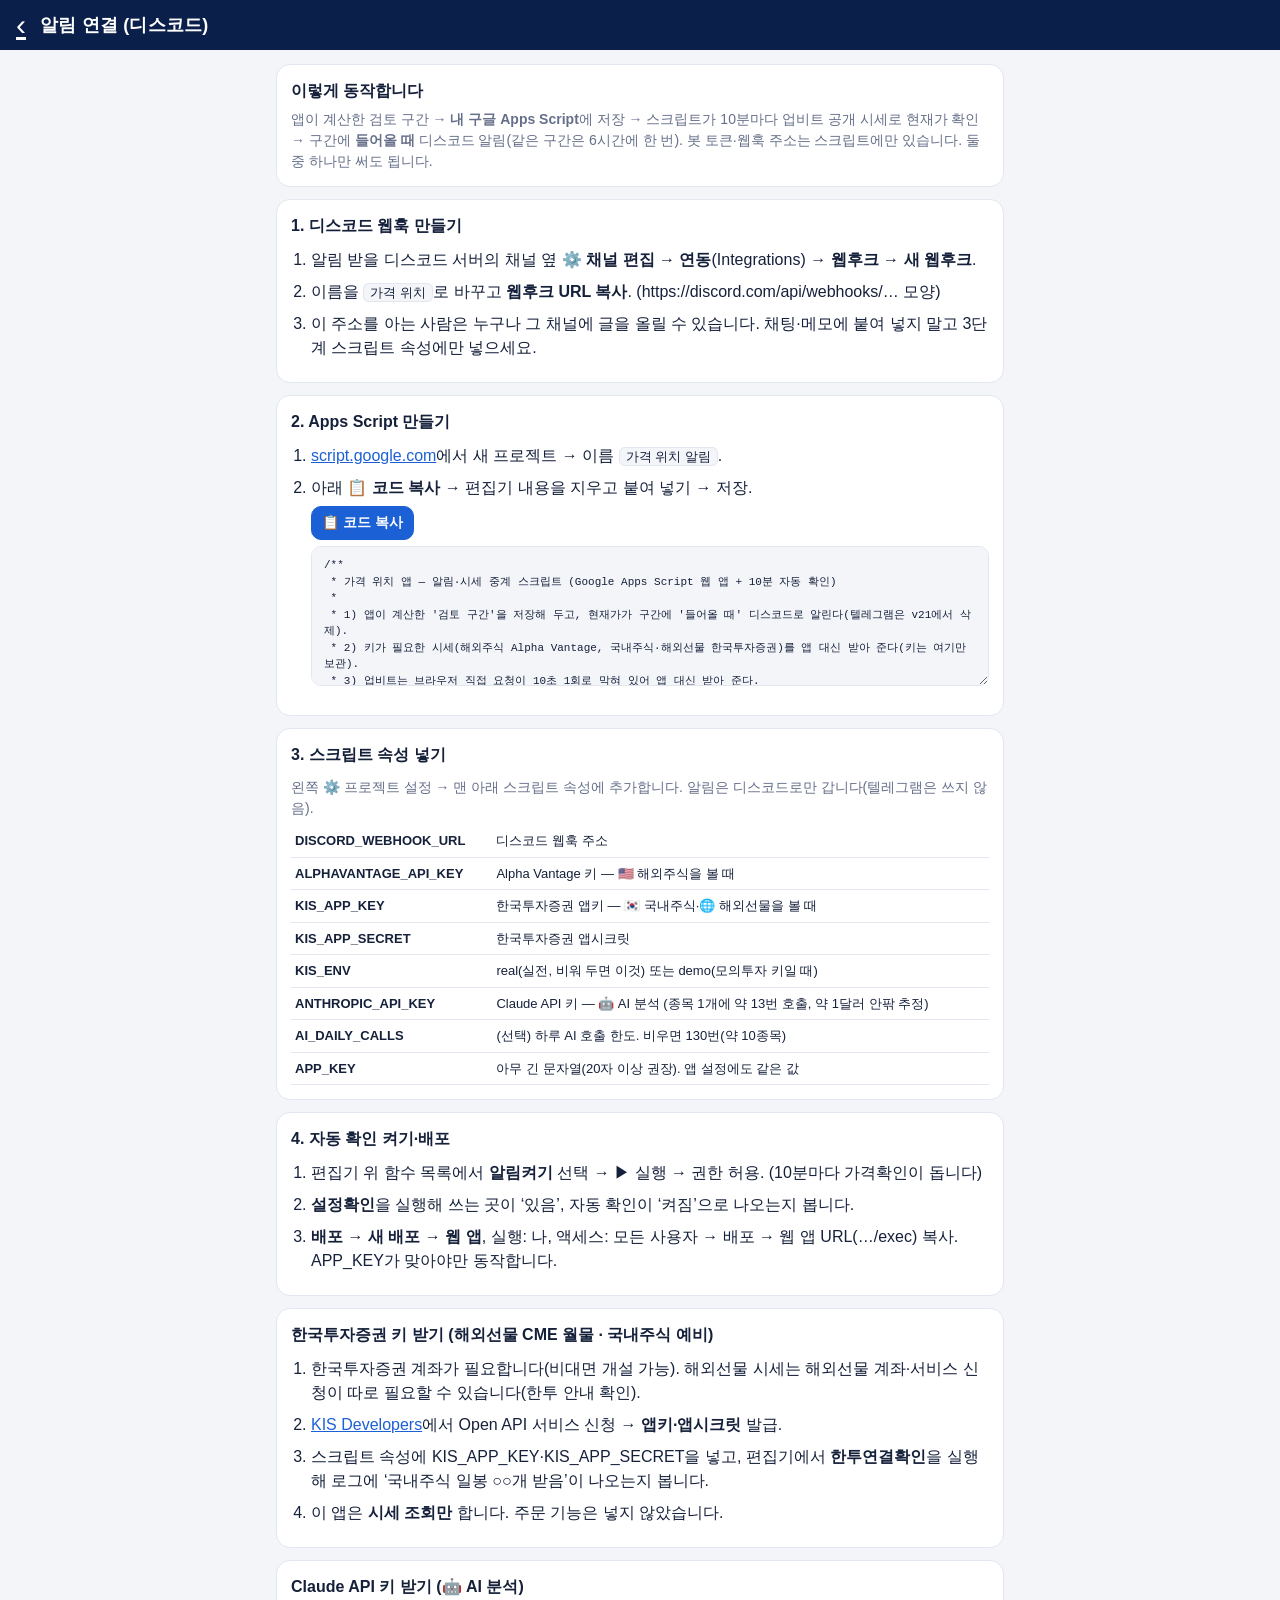
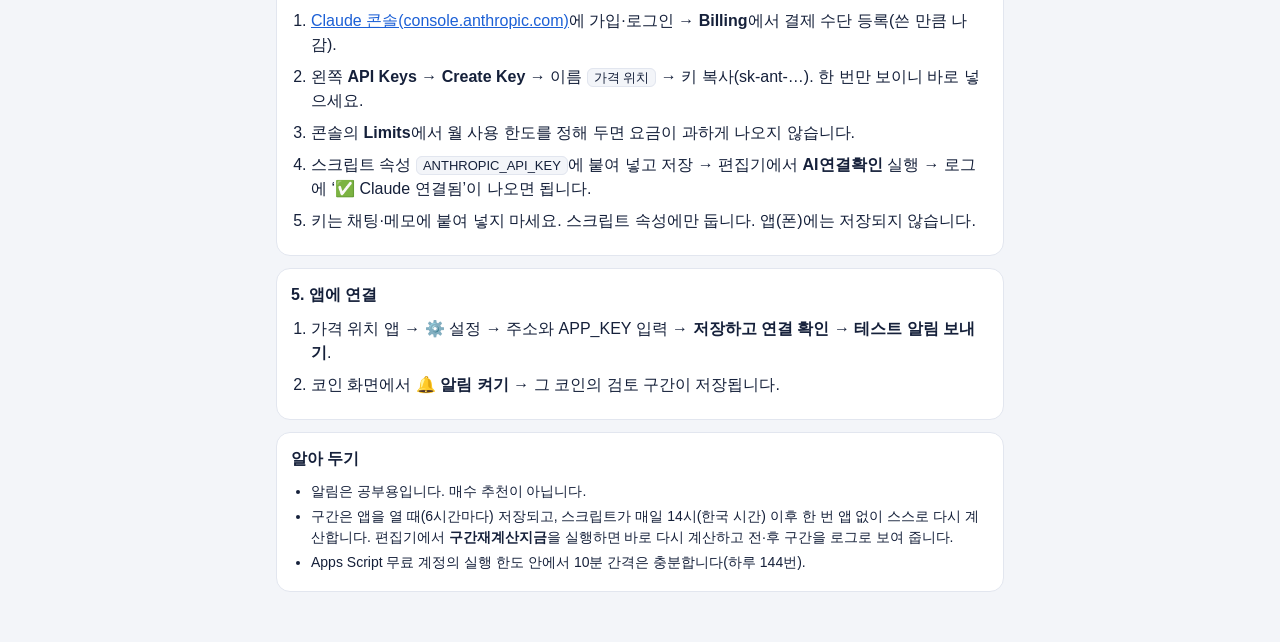
<file: alert/index.html>
<!doctype html>
<html lang="ko">
<head>
  <meta charset="utf-8">
  <meta name="viewport" content="width=device-width, initial-scale=1, viewport-fit=cover">
  <meta name="theme-color" content="#0B1F4B">
  <title>알림 연결 준비</title>
  <link rel="icon" href="../icons/icon-192.png?v=1">
  <link rel="stylesheet" href="../style.css">
  <style>
    body { padding-bottom: 24px; }
    ol.big { padding-left: 20px; margin: 0; } ol.big > li { margin: 8px 0; }
    .k { background: var(--bg); border: 1px solid var(--line); border-radius: 6px; padding: 1px 6px; font-size: 13px; word-break: break-all; }
    table.p { width: 100%; border-collapse: collapse; font-size: 13px; } table.p td { border-bottom: 1px solid var(--line); padding: 6px 4px; vertical-align: top; } table.p td:first-child { white-space: nowrap; font-weight: 700; }
  </style>
</head>
<body>
  <header class="top"><a class="back" href="../#/settings" aria-label="앱으로">‹</a><h1>알림 연결 (디스코드)</h1></header>
  <main>
    <div class="card"><b>이렇게 동작합니다</b>
      <div class="muted" style="margin-top:6px">앱이 계산한 검토 구간 → <b>내 구글 Apps Script</b>에 저장 → 스크립트가 10분마다 업비트 공개 시세로 현재가 확인 → 구간에 <b>들어올 때</b> 디스코드 알림(같은 구간은 6시간에 한 번). 봇 토큰·웹훅 주소는 스크립트에만 있습니다. 둘 중 하나만 써도 됩니다.</div></div>

    <div class="card"><h2>1. 디스코드 웹훅 만들기</h2>
      <ol class="big">
        <li>알림 받을 디스코드 서버의 채널 옆 ⚙️ <b>채널 편집</b> → <b>연동</b>(Integrations) → <b>웹후크</b> → <b>새 웹후크</b>.</li>
        <li>이름을 <span class="k">가격 위치</span>로 바꾸고 <b>웹후크 URL 복사</b>. (https://discord.com/api/webhooks/… 모양)</li>
        <li>이 주소를 아는 사람은 누구나 그 채널에 글을 올릴 수 있습니다. 채팅·메모에 붙여 넣지 말고 3단계 스크립트 속성에만 넣으세요.</li>
      </ol></div>

    <div class="card"><h2>2. Apps Script 만들기</h2>
      <ol class="big">
        <li><a href="https://script.google.com/home/projects/create" target="_blank" rel="noopener">script.google.com</a>에서 새 프로젝트 → 이름 <span class="k">가격 위치 알림</span>.</li>
        <li>아래 <b>📋 코드 복사</b> → 편집기 내용을 지우고 붙여 넣기 → 저장.
          <div class="row" style="margin-top:6px"><button class="btn small primary" id="cp" type="button">📋 코드 복사</button><span id="cpMsg" class="muted"></span></div>
          <textarea id="code" readonly style="margin-top:6px;font-family:monospace;font-size:11px;min-height:140px" aria-label="알림 코드"></textarea></li>
      </ol></div>

    <div class="card"><h2>3. 스크립트 속성 넣기</h2>
      <div class="muted">왼쪽 ⚙️ 프로젝트 설정 → 맨 아래 스크립트 속성에 추가합니다. 알림은 디스코드로만 갑니다(텔레그램은 쓰지 않음).</div>
      <table class="p" style="margin-top:6px">
        <tr><td>DISCORD_WEBHOOK_URL</td><td>디스코드 웹훅 주소</td></tr>
        <tr><td>ALPHAVANTAGE_API_KEY</td><td>Alpha Vantage 키 — 🇺🇸 해외주식을 볼 때</td></tr>
        <tr><td>KIS_APP_KEY</td><td>한국투자증권 앱키 — 🇰🇷 국내주식·🌐 해외선물을 볼 때</td></tr>
        <tr><td>KIS_APP_SECRET</td><td>한국투자증권 앱시크릿</td></tr>
        <tr><td>KIS_ENV</td><td>real(실전, 비워 두면 이것) 또는 demo(모의투자 키일 때)</td></tr>
        <tr><td>ANTHROPIC_API_KEY</td><td>Claude API 키 — 🤖 AI 분석 (종목 1개에 약 13번 호출, 약 1달러 안팎 추정)</td></tr>
        <tr><td>AI_DAILY_CALLS</td><td>(선택) 하루 AI 호출 한도. 비우면 130번(약 10종목)</td></tr>
        <tr><td>APP_KEY</td><td>아무 긴 문자열(20자 이상 권장). 앱 설정에도 같은 값</td></tr>
      </table></div>

    <div class="card"><h2>4. 자동 확인 켜기·배포</h2>
      <ol class="big">
        <li>편집기 위 함수 목록에서 <b>알림켜기</b> 선택 → ▶ 실행 → 권한 허용. (10분마다 가격확인이 돕니다)</li>
        <li><b>설정확인</b>을 실행해 쓰는 곳이 ‘있음’, 자동 확인이 ‘켜짐’으로 나오는지 봅니다.</li>
        <li><b>배포 → 새 배포 → 웹 앱</b>, 실행: 나, 액세스: 모든 사용자 → 배포 → 웹 앱 URL(…/exec) 복사. APP_KEY가 맞아야만 동작합니다.</li>
      </ol></div>

    <div class="card"><h2>한국투자증권 키 받기 (해외선물 CME 월물 · 국내주식 예비)</h2>
      <ol class="big">
        <li>한국투자증권 계좌가 필요합니다(비대면 개설 가능). 해외선물 시세는 해외선물 계좌·서비스 신청이 따로 필요할 수 있습니다(한투 안내 확인).</li>
        <li><a href="https://apiportal.koreainvestment.com/" target="_blank" rel="noopener">KIS Developers</a>에서 Open API 서비스 신청 → <b>앱키·앱시크릿</b> 발급.</li>
        <li>스크립트 속성에 KIS_APP_KEY·KIS_APP_SECRET을 넣고, 편집기에서 <b>한투연결확인</b>을 실행해 로그에 ‘국내주식 일봉 ○○개 받음’이 나오는지 봅니다.</li>
        <li>이 앱은 <b>시세 조회만</b> 합니다. 주문 기능은 넣지 않았습니다.</li>
      </ol></div>

    <div class="card"><h2>Claude API 키 받기 (🤖 AI 분석)</h2>
      <ol class="big">
        <li><a href="https://console.anthropic.com/" target="_blank" rel="noopener">Claude 콘솔(console.anthropic.com)</a>에 가입·로그인 → <b>Billing</b>에서 결제 수단 등록(쓴 만큼 나감).</li>
        <li>왼쪽 <b>API Keys</b> → <b>Create Key</b> → 이름 <span class="k">가격 위치</span> → 키 복사(sk-ant-…). 한 번만 보이니 바로 넣으세요.</li>
        <li>콘솔의 <b>Limits</b>에서 월 사용 한도를 정해 두면 요금이 과하게 나오지 않습니다.</li>
        <li>스크립트 속성 <span class="k">ANTHROPIC_API_KEY</span>에 붙여 넣고 저장 → 편집기에서 <b>AI연결확인</b> 실행 → 로그에 ‘✅ Claude 연결됨’이 나오면 됩니다.</li>
        <li>키는 채팅·메모에 붙여 넣지 마세요. 스크립트 속성에만 둡니다. 앱(폰)에는 저장되지 않습니다.</li>
      </ol></div>

    <div class="card"><h2>5. 앱에 연결</h2>
      <ol class="big">
        <li>가격 위치 앱 → ⚙️ 설정 → 주소와 APP_KEY 입력 → <b>저장하고 연결 확인</b> → <b>테스트 알림 보내기</b>.</li>
        <li>코인 화면에서 <b>🔔 알림 켜기</b> → 그 코인의 검토 구간이 저장됩니다.</li>
      </ol></div>

    <div class="card"><h2>알아 두기</h2><ul class="steps">
      <li>알림은 공부용입니다. 매수 추천이 아닙니다.</li>
      <li>구간은 앱을 열 때(6시간마다) 저장되고, 스크립트가 매일 14시(한국 시간) 이후 한 번 앱 없이 스스로 다시 계산합니다. 편집기에서 <b>구간재계산지금</b>을 실행하면 바로 다시 계산하고 전·후 구간을 로그로 보여 줍니다.</li>
      <li>Apps Script 무료 계정의 실행 한도 안에서 10분 간격은 충분합니다(하루 144번).</li></ul></div>
  </main>
  <script>
    (async () => {
      const ta = document.getElementById('code'), msg = document.getElementById('cpMsg');
      try { ta.value = await (await fetch('Code.gs', { cache: 'no-cache' })).text(); } catch { ta.value = '코드를 불러오지 못했습니다.'; }
      document.getElementById('cp').onclick = async () => { try { await navigator.clipboard.writeText(ta.value); msg.textContent = '복사했습니다'; } catch { ta.focus(); ta.select(); msg.textContent = '길게 눌러 전체 선택 후 복사하세요'; } };
    })();
  </script>
</body>
</html>
</file>
<file: style.css>
:root {
  --bg: #F3F5F9;
  --card: #FFFFFF;
  --ink: #15203A;
  --muted: #66708A;
  --line: #E2E6EF;
  --navy: #0B1F4B;
  --blue: #1C60D6;
  --gold: #F5C442;
  --red: #D64545;
  --green: #1F9D63;
  --radius: 14px;
}
@media (prefers-color-scheme: dark) {
  :root {
    --bg: #0E1320;
    --card: #182033;
    --ink: #E8ECF5;
    --muted: #9AA4BC;
    --line: #2A3450;
    --blue: #5B92F0;
  }
}
* { box-sizing: border-box; }
html, body { margin: 0; }
body {
  background: var(--bg);
  color: var(--ink);
  font: 16px/1.5 -apple-system, "Segoe UI", "Malgun Gothic", "Apple SD Gothic Neo", sans-serif;
  padding-bottom: calc(68px + env(safe-area-inset-bottom));
  -webkit-tap-highlight-color: transparent;
}
.top {
  position: sticky; top: 0; z-index: 5;
  display: flex; align-items: center; gap: 8px;
  background: var(--navy); color: #fff;
  padding: calc(10px + env(safe-area-inset-top)) 16px 10px;
}
.top h1 { font-size: 18px; margin: 0; font-weight: 800; letter-spacing: .2px; }
.back { background: none; border: 0; color: #fff; font-size: 30px; line-height: 1; padding: 0 6px 0 0; cursor: pointer; }
main { max-width: 760px; margin: 0 auto; padding: 14px 16px; }

.tabs {
  position: fixed; left: 0; right: 0; bottom: 0; z-index: 5;
  display: grid; grid-template-columns: repeat(5, 1fr);
  background: var(--card); border-top: 1px solid var(--line);
  padding-bottom: env(safe-area-inset-bottom);
}
.tabs a { display: flex; flex-direction: column; align-items: center; padding: 7px 0 8px; font-size: 12px; color: var(--muted); text-decoration: none; }
.tabs a span { font-size: 20px; line-height: 1.2; }
.tabs a.on { color: var(--blue); font-weight: 700; }

.card { background: var(--card); border: 1px solid var(--line); border-radius: var(--radius); padding: 14px; margin-bottom: 12px; }
.card h2 { font-size: 16px; margin: 0 0 10px; }
.muted { color: var(--muted); font-size: 14px; }
.row { display: flex; gap: 8px; align-items: center; }
.row.wrap { flex-wrap: wrap; }
.spread { justify-content: space-between; }
.grid2 { display: grid; grid-template-columns: 1fr 1fr; gap: 10px; }
.stat { background: var(--card); border: 1px solid var(--line); border-radius: var(--radius); padding: 12px; }
.stat b { display: block; font-size: 21px; margin-top: 2px; }
.stat.warn b { color: var(--red); }
.hero { background: linear-gradient(135deg, var(--navy), var(--blue)); color: #fff; border: 0; }
.hero .muted { color: #C9D6F5; }

.btn {
  display: inline-flex; align-items: center; justify-content: center; gap: 6px;
  border: 1px solid var(--line); background: var(--card); color: var(--ink);
  border-radius: 10px; padding: 10px 14px; font-size: 15px; font-weight: 600;
  cursor: pointer; text-decoration: none; min-height: 44px;
}
.btn.primary { background: var(--blue); border-color: var(--blue); color: #fff; }
.btn.danger { color: var(--red); }
.btn.block { width: 100%; }
.btn.small { min-height: 34px; padding: 5px 10px; font-size: 14px; }

label { display: block; font-size: 13px; color: var(--muted); margin: 10px 0 4px; font-weight: 600; }
input, select, textarea {
  width: 100%; font: inherit; color: var(--ink); background: var(--bg);
  border: 1px solid var(--line); border-radius: 10px; padding: 10px 12px; min-height: 44px;
}
textarea { min-height: 80px; resize: vertical; }
input:focus, select:focus, textarea:focus { outline: 2px solid var(--blue); outline-offset: -1px; }
.req::after { content: " *"; color: var(--red); }

.chips { display: flex; gap: 6px; overflow-x: auto; padding-bottom: 4px; margin-bottom: 10px; }
.chip { flex: none; border: 1px solid var(--line); background: var(--card); color: var(--ink); border-radius: 999px; padding: 6px 12px; font-size: 14px; cursor: pointer; }
.chip.on { background: #FFC83D; color: #1A1300; border: 2px solid #E0A800; font-weight: 800; box-shadow: 0 1px 4px rgba(224,168,0,.45); }
.chip.on::before { content: '✓ '; }
@media (prefers-color-scheme: dark) { .chip.on { background: #FFC83D; color: #1A1300; border-color: #FFD966; } }

.list { list-style: none; margin: 0; padding: 0; }
.item { display: block; background: var(--card); border: 1px solid var(--line); border-radius: 12px; padding: 12px; margin-bottom: 8px; color: inherit; text-decoration: none; }
.item .t { font-weight: 700; }
.badge { display: inline-block; font-size: 12px; font-weight: 700; border-radius: 6px; padding: 1px 7px; background: var(--bg); border: 1px solid var(--line); }
.s-접수 { color: #B26B00; } .s-견적 { color: #7A4CD1; } .s-예약 { color: var(--blue); } .s-완료 { color: var(--green); } .s-취소 { color: var(--muted); }

.photos { display: grid; grid-template-columns: repeat(3, 1fr); gap: 6px; }
.photo { position: relative; aspect-ratio: 1; border-radius: 8px; overflow: hidden; background: var(--bg); }
.photo img { width: 100%; height: 100%; object-fit: cover; display: block; }
.photo span { position: absolute; left: 4px; top: 4px; background: rgba(0,0,0,.6); color: #fff; font-size: 11px; border-radius: 4px; padding: 0 5px; }

.tiles { display: grid; grid-template-columns: repeat(3, 1fr); gap: 8px; }
.tile { background: var(--card); border: 1px solid var(--line); border-radius: 12px; padding: 10px 6px; text-align: center; font-size: 13px; color: var(--ink); text-decoration: none; }
.tile i { display: block; font-style: normal; font-size: 22px; }
.tile.off { opacity: .5; }

.fab { position: fixed; right: 16px; bottom: calc(80px + env(safe-area-inset-bottom)); z-index: 6;
  width: 56px; height: 56px; border-radius: 50%; border: 0; background: var(--gold); color: var(--navy);
  font-size: 30px; font-weight: 800; box-shadow: 0 6px 16px rgba(0,0,0,.25); cursor: pointer; }

#toast { position: fixed; left: 50%; bottom: calc(90px + env(safe-area-inset-bottom)); transform: translateX(-50%);
  background: #222; color: #fff; padding: 10px 16px; border-radius: 10px; font-size: 14px; opacity: 0; pointer-events: none; transition: opacity .2s; max-width: 90vw; z-index: 20; }
#toast.on { opacity: .95; }

.viewer { position: fixed; inset: 0; background: rgba(0,0,0,.92); z-index: 30; display: flex; flex-direction: column; }
.viewer img { flex: 1; object-fit: contain; width: 100%; min-height: 0; }
.viewer .row { padding: 12px 16px calc(12px + env(safe-area-inset-bottom)); justify-content: space-between; }
.empty { text-align: center; color: var(--muted); padding: 28px 10px; }
.warnbox { border: 2px solid #E8A317; background: #FFF4D6; color: #3A2A00 !important; font-weight: 600; }
a { color: var(--blue); }
a.card { color: var(--ink); }
@media (prefers-color-scheme: dark) {
  .warnbox { background: #3A2E10; border-color: #F5C442; color: #FFE9A8 !important; }
}
.seal-list { display: flex; flex-wrap: wrap; gap: 8px; margin-top: 8px; }
.seal-item { width: 104px; border: 1px solid var(--line); border-radius: 12px; padding: 8px 6px; background: var(--card); color: var(--ink); text-align: center; font: inherit; }
.seal-item img { width: 72px; height: 72px; display: block; margin: 0 auto 4px; background: #FFFDF7; border-radius: 8px; }
.seal-item.on { border: 2px solid var(--blue); }
.seal-item.pick { cursor: pointer; }
.seal-name { font-size: 13px; font-weight: 600; margin-bottom: 4px; word-break: keep-all; }
.seal-h { font-size: 15px; margin: 14px 0 6px; }
#e_sealimg { background: #FFFDF7; border-radius: 6px; }
.seg { display: flex; gap: 6px; margin-top: 4px; }
.seg label { flex: 1; margin: 0; }
.seg input { position: absolute; opacity: 0; width: 1px; height: 1px; }
.seg span { display: block; text-align: center; border: 1px solid var(--line); border-radius: 10px; padding: 9px 4px; font-size: 14px; color: var(--ink); background: var(--card); cursor: pointer; }
.seg span { opacity: .8; white-space: nowrap; overflow: hidden; text-overflow: ellipsis; }
.seg input:checked + span { background: #FFC83D; color: #1A1300; border: 2px solid #C98A00; font-weight: 800; opacity: 1; box-shadow: 0 2px 8px rgba(201, 138, 0, .35); }
.seg input:checked + span::before { content: '✓ '; }
@media (prefers-color-scheme: dark) {
  .seg input:checked + span { background: #FFD45C; color: #1A1300; border-color: #FFF0B8; box-shadow: 0 0 0 2px rgba(255, 212, 92, .35); }
}
.seg input:focus-visible + span { outline: 2px solid var(--blue); outline-offset: 2px; }
.errbox { margin-top: 10px; border: 2px solid #D64545; background: #FFE8E8; color: #5A0B0B; border-radius: 10px; padding: 10px 12px; font-size: 14px; }
.errbox ul, .logrow .why { margin: 6px 0 0; padding-left: 18px; }
@media (prefers-color-scheme: dark) { .errbox { background: #3A1515; color: #FFD6D6; border-color: #FF7A7A; } }
.logrow { border-top: 1px solid var(--line); padding: 7px 0; font-size: 13px; }
.logrow:first-of-type { border-top: 0; }
.logrow .why { color: var(--red); font-size: 12px; }
table { width: 100%; border-collapse: collapse; font-size: 14px; }
td, th { padding: 7px 4px; border-bottom: 1px solid var(--line); text-align: left; }
td.r, th.r { text-align: right; }
/* 인쇄(PDF로 저장): 메뉴·버튼 숨김 */
@media print {
  .top, .tabs, .fab, .noprint, #toast { display: none !important; }
  body { background: #fff; color: #000; padding: 0; }
  main { max-width: none; padding: 0; }
  table { font-size: 11px; }
  td, th { border: 1px solid #999; }
}

/* ── 전자세금계산서 앱 전용 ── */
.tabs { grid-template-columns: repeat(4, 1fr); }
.copyrow { display: grid; grid-template-columns: 1fr auto; gap: 8px; align-items: center; border-top: 1px solid var(--line); padding: 8px 0; }
.copyrow:first-of-type { border-top: 0; }
.copyrow .k { font-size: 12px; color: var(--muted); font-weight: 600; }
.copyrow .v { font-size: 16px; font-weight: 700; word-break: break-all; }
.copyrow.done .v { color: var(--muted); text-decoration: line-through; }
.steps { margin: 0; padding-left: 20px; font-size: 14px; }
.steps li { margin: 4px 0; }
.okbox { margin-top: 10px; border: 2px solid var(--green); border-radius: 10px; padding: 10px 12px; font-size: 14px; font-weight: 600; color: var(--green); }
.warnlist { margin-top: 10px; border: 2px solid #E8A317; background: #FFF4D6; color: #3A2A00; border-radius: 10px; padding: 10px 12px; font-size: 14px; }
.warnlist ul, .errbox ul { margin: 6px 0 0; padding-left: 18px; }
@media (prefers-color-scheme: dark) { .warnlist { background: #3A2E10; color: #FFE9A8; border-color: #F5C442; } }
table.lines { width: 100%; border-collapse: collapse; font-size: 13px; }
table.lines th, table.lines td { border-bottom: 1px solid var(--line); padding: 6px 4px; text-align: right; }
table.lines th:first-child, table.lines td:first-child, table.lines th:nth-child(2), table.lines td:nth-child(2) { text-align: left; }
.s-작성중 { color: #B26B00; } .s-발행완료 { color: var(--green); } .s-취소 { color: var(--muted); }
.line-card { background: var(--bg); border: 1px solid var(--line); border-radius: 12px; padding: 10px; margin: 6px 0; }

/* ── 가격 위치 앱 전용 ── */
.tabs { grid-template-columns: repeat(5, 1fr); }
.coin { display: block; background: var(--card); border: 1px solid var(--line); border-radius: 12px; padding: 12px; margin-bottom: 8px; color: var(--ink); text-decoration: none; }
.coin .nm { font-weight: 800; font-size: 16px; }
.up { color: #D63B3B; } .down { color: #2F6FE0; }
@media (prefers-color-scheme: dark) { .up { color: #FF6B6B; } .down { color: #6EA2FF; } }
.zone { border: 1px solid var(--line); border-left: 6px solid #E8A317; border-radius: 10px; padding: 10px 12px; margin: 8px 0; background: var(--card); }
.zone.s3 { border-left-color: #1F9D63; } .zone.in { outline: 2px solid #E8A317; }
.zone .rng { font-weight: 800; font-size: 16px; }
.zone ul { margin: 6px 0 0; padding-left: 18px; font-size: 13px; }
.posbar { position: relative; height: 10px; border-radius: 6px; background: linear-gradient(90deg, #2F6FE0, #E8A317, #D63B3B); margin: 6px 0 2px; }
.posbar i { position: absolute; top: -4px; width: 4px; height: 18px; background: var(--ink); border-radius: 2px; transform: translateX(-2px); }
canvas.chart { width: 100%; height: 320px; display: block; background: var(--card); border-radius: 10px; }
.disc { font-size: 12px; color: var(--muted); text-align: center; margin: 14px 0; }
.pick { max-height: 50vh; overflow: auto; border: 1px solid var(--line); border-radius: 10px; margin-top: 8px; }
.pick button { display: flex; justify-content: space-between; width: 100%; border: 0; border-bottom: 1px solid var(--line); background: var(--card); color: var(--ink); padding: 10px 12px; font: inherit; cursor: pointer; text-align: left; }

/* 🤖 AI 분석 */
.rbadge { display: inline-block; border-radius: 999px; padding: 3px 10px; font-size: 14px; font-weight: 800; color: #fff; white-space: nowrap; }
.rbadge small { font-weight: 500; opacity: .85; font-size: 11px; }
.r-buy { background: #0E7A45; } .r-ow { background: #2FA36B; } .r-hold { background: #7A8299; } .r-uw { background: #D9822B; } .r-sell { background: #C93636; } .r-none { background: var(--line); color: var(--muted); }
.airesult { border: 2px solid var(--blue); }
.aigroup { font-size: 12px; font-weight: 700; color: var(--muted); margin: 12px 0 4px; }
.aistep { border: 1px solid var(--line); border-radius: 10px; padding: 8px 10px; margin-bottom: 6px; }
.aistep summary { display: flex; justify-content: space-between; gap: 8px; cursor: pointer; list-style: none; font-size: 14px; }
.aistep summary::-webkit-details-marker { display: none; }
.md { font-size: 14px; line-height: 1.55; overflow-wrap: anywhere; }
.md h4, .card h4 { font-size: 14px; margin: 12px 0 4px; }
.md p { margin: 6px 0; } .md ul, .md ol { margin: 4px 0; padding-left: 20px; }
.tblwrap { overflow-x: auto; margin: 8px 0; }
table.md { font-size: 12px; min-width: 100%; } table.md th, table.md td { border: 1px solid var(--line); padding: 4px 6px; text-align: left; vertical-align: top; }
.srctag { display: inline-block; font-size: 11px; border: 1px solid var(--line); border-radius: 6px; padding: 0 5px; color: var(--muted); }
.bb ul { padding-left: 18px; margin: 6px 0; font-size: 14px; } .bb li { margin-bottom: 4px; }
@media (max-width: 520px) { .grid2.bb { grid-template-columns: 1fr; } }
dl.terms { margin: 4px 0 0; font-size: 14px; } dl.terms dt { font-weight: 700; margin-top: 8px; } dl.terms dd { margin: 2px 0 0 0; }

/* 📡 나스닥 신호 */
.grid3 { display: grid; grid-template-columns: repeat(3, 1fr); gap: 8px; }
.grid3 .stat { padding: 10px 8px; } .grid3 .stat b { font-size: 18px; }
ul.checks { list-style: none; padding: 0; margin: 6px 0; font-size: 14px; } ul.checks li { margin: 3px 0; }
.tabs a { font-size: 11px; white-space: nowrap; }

/* 📊 ETF 스캐너 */
.scchip { display: inline-block; font-size: 11px; border: 1px solid var(--line); border-radius: 999px; padding: 1px 7px; color: var(--muted); white-space: nowrap; }
.scchip.s4 { background: #FFE3E3; color: #9B1C1C; border-color: #F3B0B0; } .scchip.s3 { background: #FFF1D6; color: #7A4A00; border-color: #F1D08A; }
.scchip.tup { color: #C0392B; } .scchip.tdn { color: #1F5FD1; }
@media (prefers-color-scheme: dark) { .scchip.s4 { background: #4A1C1C; color: #FFC2C2; border-color: #7A2E2E; } .scchip.s3 { background: #3F3112; color: #FFE3A3; border-color: #6B5320; } }
.levtag { font-size: 10px; border-radius: 6px; padding: 0 5px; background: var(--navy); color: #fff; } .levtag.inv { background: #7A3DB8; }
.scrow { border: 1px solid var(--line); border-radius: 10px; padding: 8px 10px; margin-bottom: 6px; }
.scrow summary { list-style: none; cursor: pointer; } .scrow summary::-webkit-details-marker { display: none; }
a.chip { text-decoration: none; }

/* 🧠 비트코인·나스닥 분석 카드 */
.bq .bq-asset { border: 1px solid var(--line); border-radius: 12px; padding: 12px; margin-top: 10px; }
.bq-head { display: flex; justify-content: space-between; align-items: baseline; gap: 8px; }
.bq-name { font-size: 16px; font-weight: 800; }
.bq-price { font-size: 30px; font-weight: 900; letter-spacing: -.5px; font-variant-numeric: tabular-nums; }
.bq-concl { font-size: 18px; margin-top: 4px; display: flex; align-items: center; gap: 6px; flex-wrap: wrap; }
.bq-race, .bq-note { font-size: 13px; margin-top: 6px; line-height: 1.55; }
.bq-tf { display: flex; flex-wrap: wrap; gap: 4px 12px; font-size: 13px; margin-top: 6px; color: var(--muted); }
.bq-tf b { font-size: 15px; }
.bq-sig { margin-top: 10px; background: var(--bg); border-radius: 10px; padding: 10px; }
.bq-sigh { font-size: 17px; font-weight: 800; display: flex; align-items: center; gap: 6px; flex-wrap: wrap; }
.bq-up { color: #E0262A; } .bq-dn { color: #1F5FE0; } .bq-flat { color: var(--muted); }
.bq-pct { color: #E0262A; font-weight: 800; font-variant-numeric: tabular-nums; } .bq-pct.big { font-size: 20px; }
.bq-sub { font-size: 12px; color: var(--muted); font-weight: 400; }
table.bq-plan { width: 100%; border-collapse: collapse; margin-top: 8px; font-size: 15px; }
table.bq-plan th { text-align: left; width: 58px; padding: 7px 6px; font-size: 13px; white-space: nowrap; vertical-align: top; }
table.bq-plan td { padding: 7px 6px; font-variant-numeric: tabular-nums; } table.bq-plan td > b { font-size: 18px; }
table.bq-plan tr { border-top: 1px solid var(--line); }
.bq-plan .r-p th { color: #0E8FA8; } .bq-plan .r-e th { color: #B88400; } .bq-plan .r-s th, .bq-plan .r-s td > b { color: #1F5FE0; } .bq-plan .r-t th, .bq-plan .r-t td > b { color: #E0262A; }
/* 별: 중요도가 높을수록 진한 노랑(그라데이션) */
.bq-stars { display: inline-flex; gap: 1px; font-size: 17px; line-height: 1; vertical-align: middle; }
.bq-stars i { font-style: normal; background: linear-gradient(180deg, #FFF4A8 0%, #FFD23F 55%, #F5A300 100%); -webkit-background-clip: text; background-clip: text; color: transparent; }
.bq-stars.s1 i { background: linear-gradient(180deg, #FFF8D0, #FFE98A); -webkit-background-clip: text; background-clip: text; }
.bq-stars.s2 i { background: linear-gradient(180deg, #FFF3B0, #FFDD55); -webkit-background-clip: text; background-clip: text; }
.bq-stars.s3 i { background: linear-gradient(180deg, #FFEC80, #FFCC1A); -webkit-background-clip: text; background-clip: text; }
.bq-stars.s4 i { background: linear-gradient(180deg, #FFE15A, #F7B500); -webkit-background-clip: text; background-clip: text; }
.bq-stars.s5 i { background: linear-gradient(180deg, #FFD43B, #F29100); -webkit-background-clip: text; background-clip: text; filter: drop-shadow(0 0 2px rgba(242,145,0,.55)); }
.bq-stars i.off { background: none; color: var(--line); filter: none; }
.bq-more { margin-top: 10px; } .bq-more summary { cursor: pointer; font-size: 15px; }
.bq-fact { padding: 7px 0; border-bottom: 1px solid var(--line); font-size: 14px; }
.bq-ft { font-size: 13px; color: var(--muted); margin-top: 2px; line-height: 1.5; }
.bq-v { font-size: 12px; font-weight: 800; border-radius: 6px; padding: 1px 7px; margin-left: 2px; }
.bq-v.good { background: rgba(224,38,42,.12); color: #E0262A; } .bq-v.bad { background: rgba(31,95,224,.12); color: #1F5FE0; } .bq-v.mid { background: var(--bg); color: var(--muted); }
.bq-rel { margin-top: 6px; font-size: 13px; line-height: 1.5; }
.bq-relg { display: inline-block; font-size: 12px; font-weight: 800; border-radius: 6px; padding: 2px 8px; color: #fff; }
.bq-relg.g-hi { background: #E0262A; } .bq-relg.g-mid { background: #D9822B; } .bq-relg.g-lo { background: #7A8299; }
</file>
